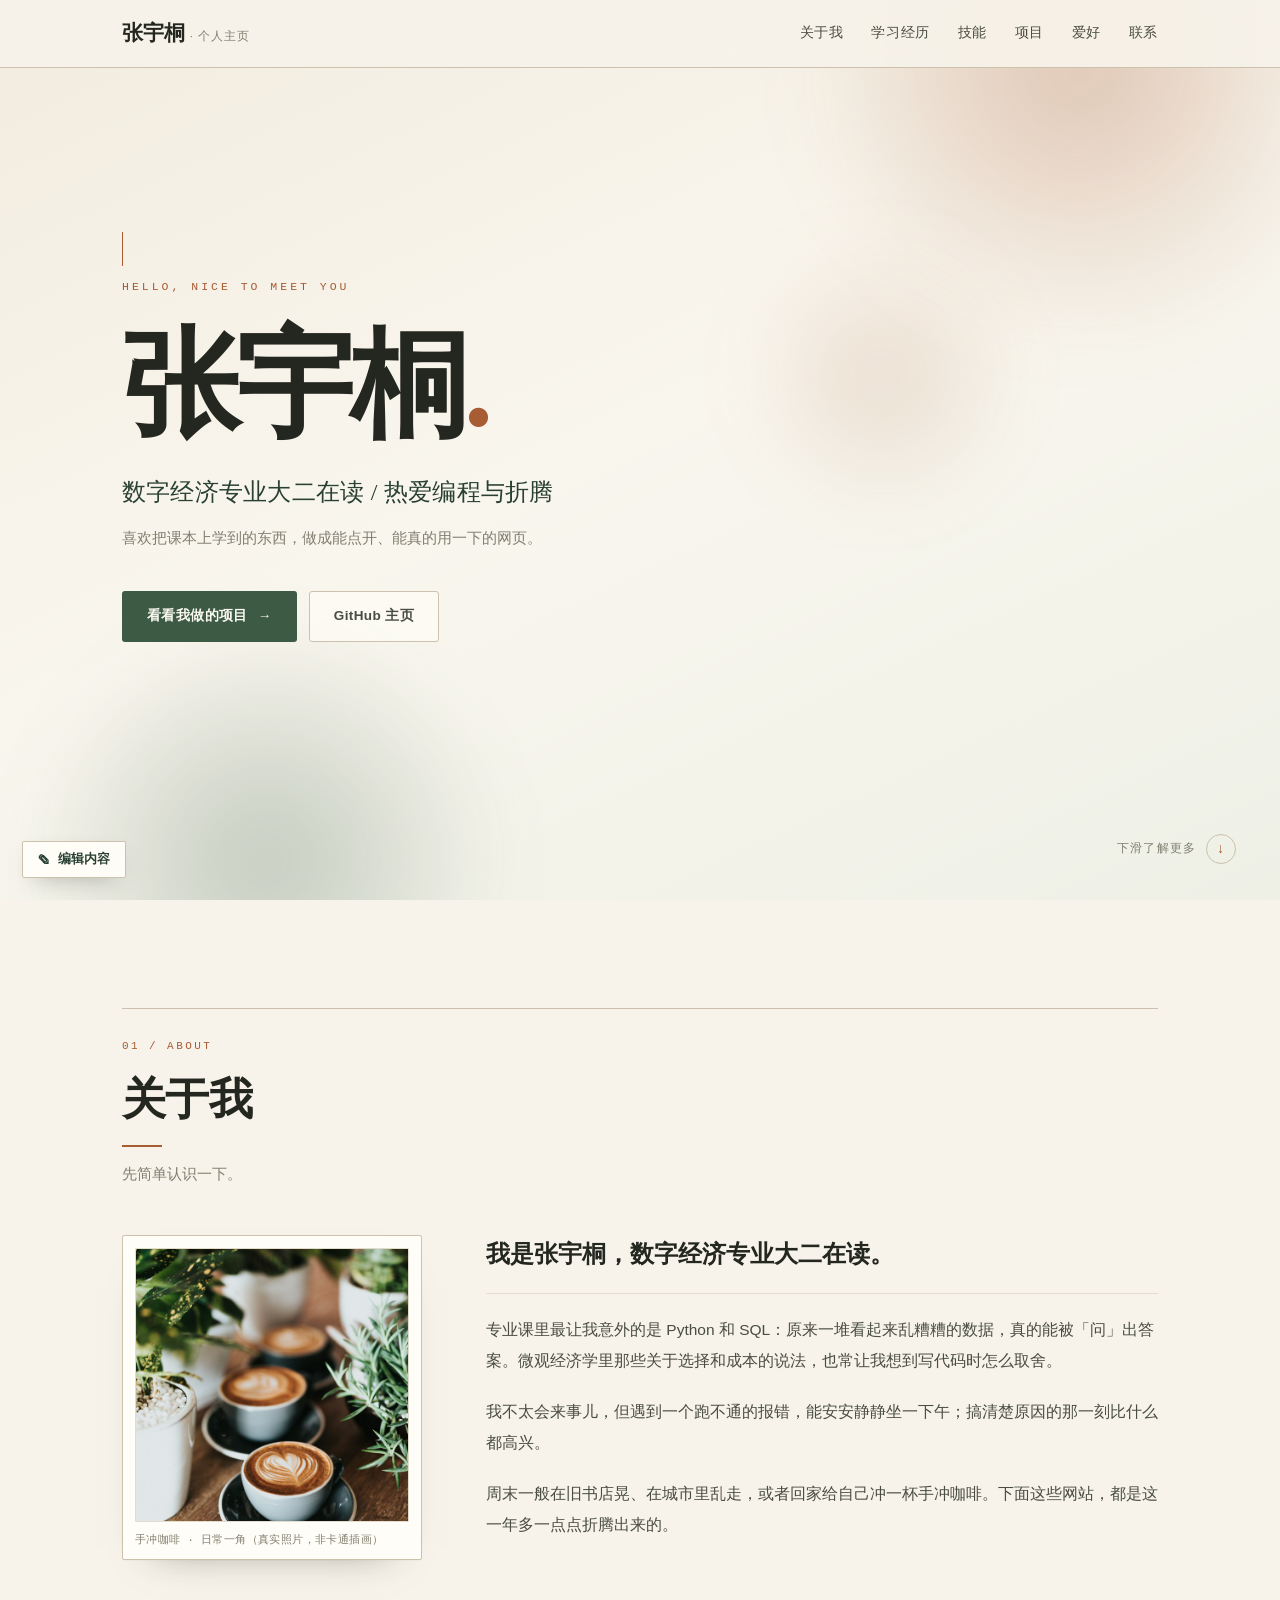
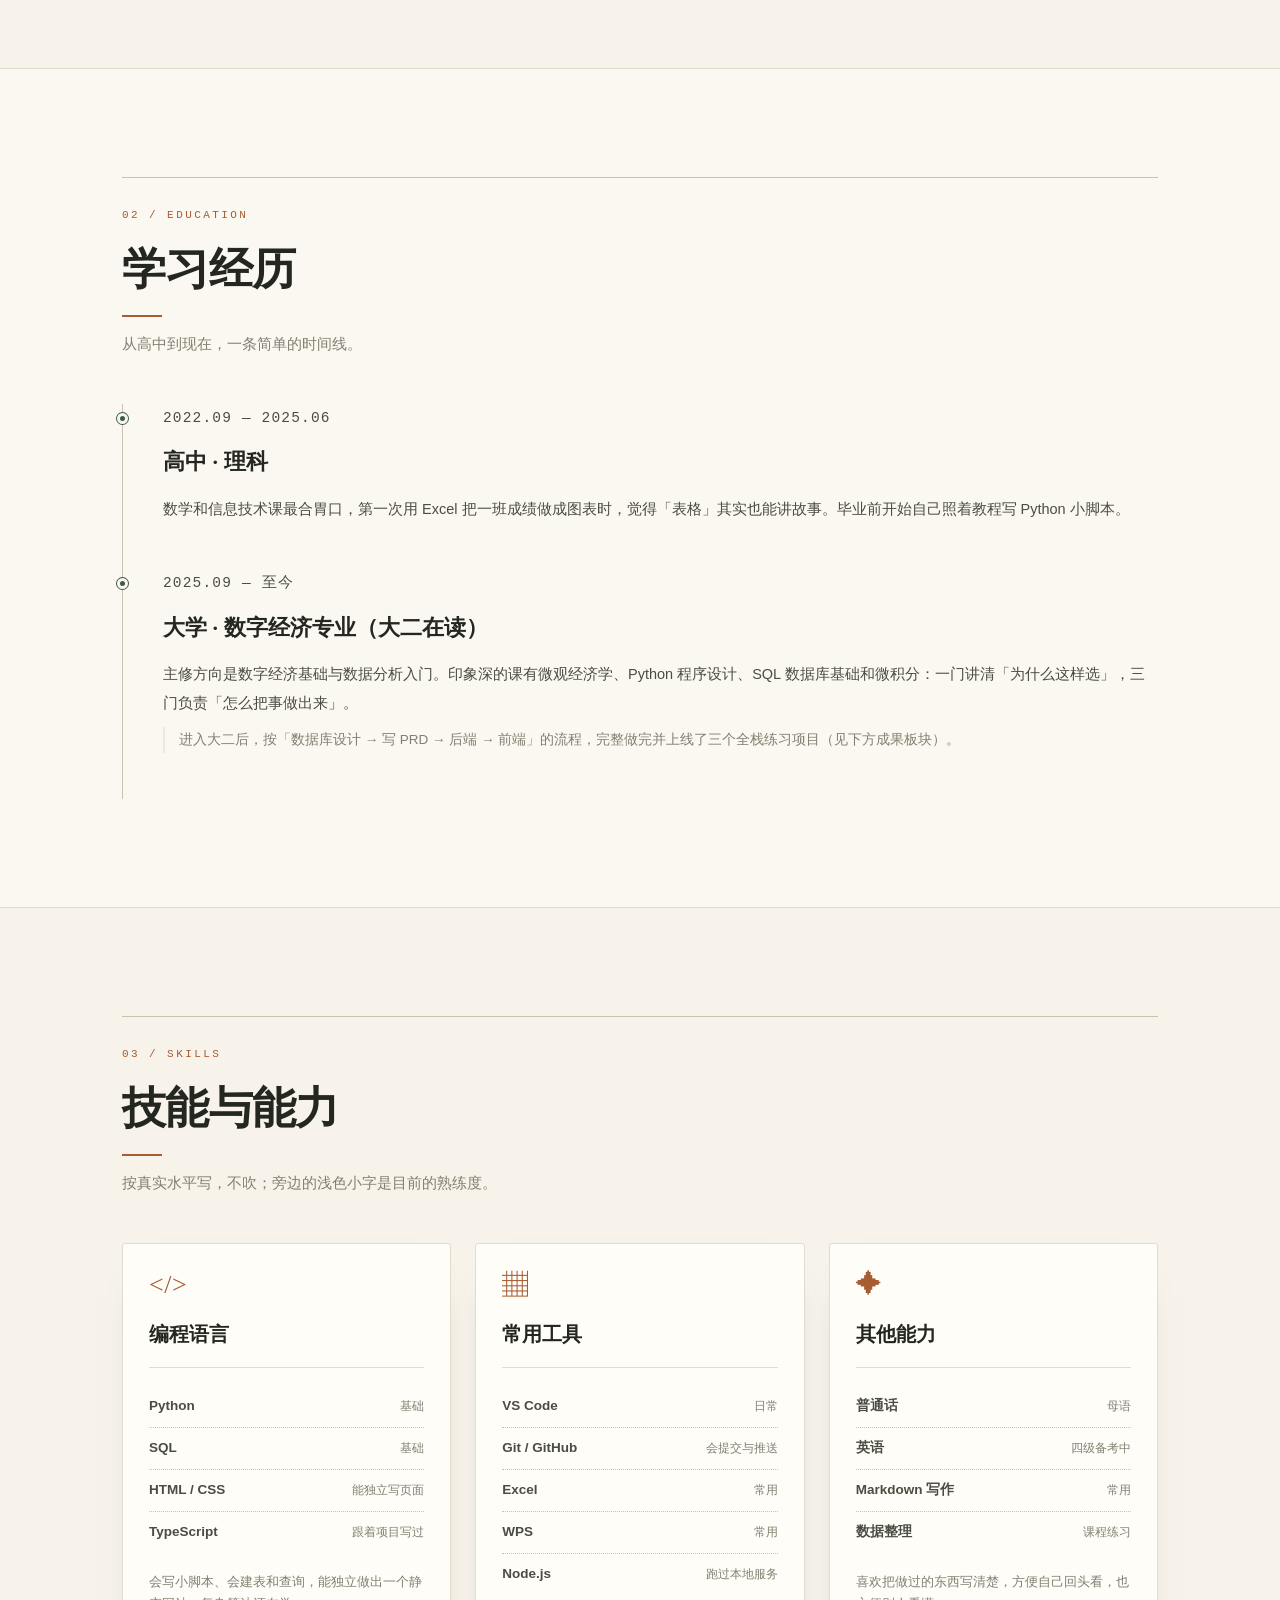
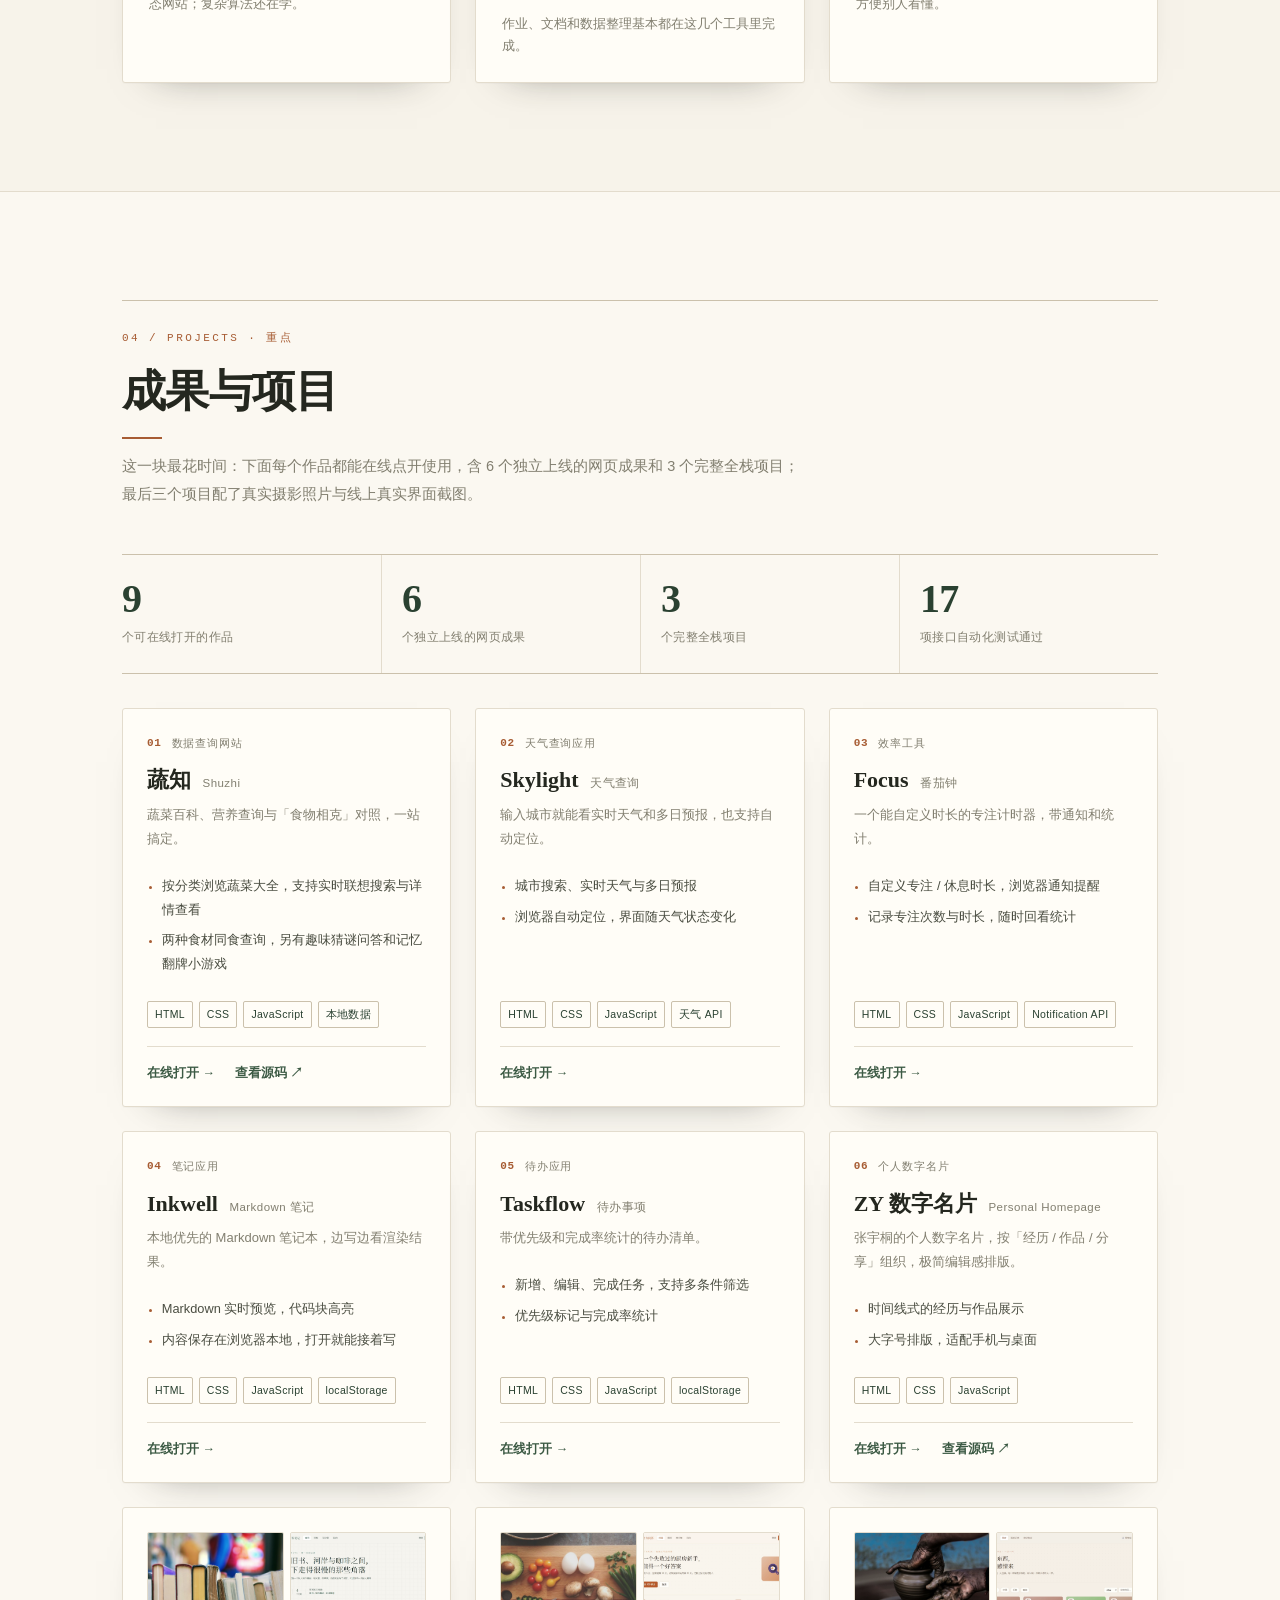
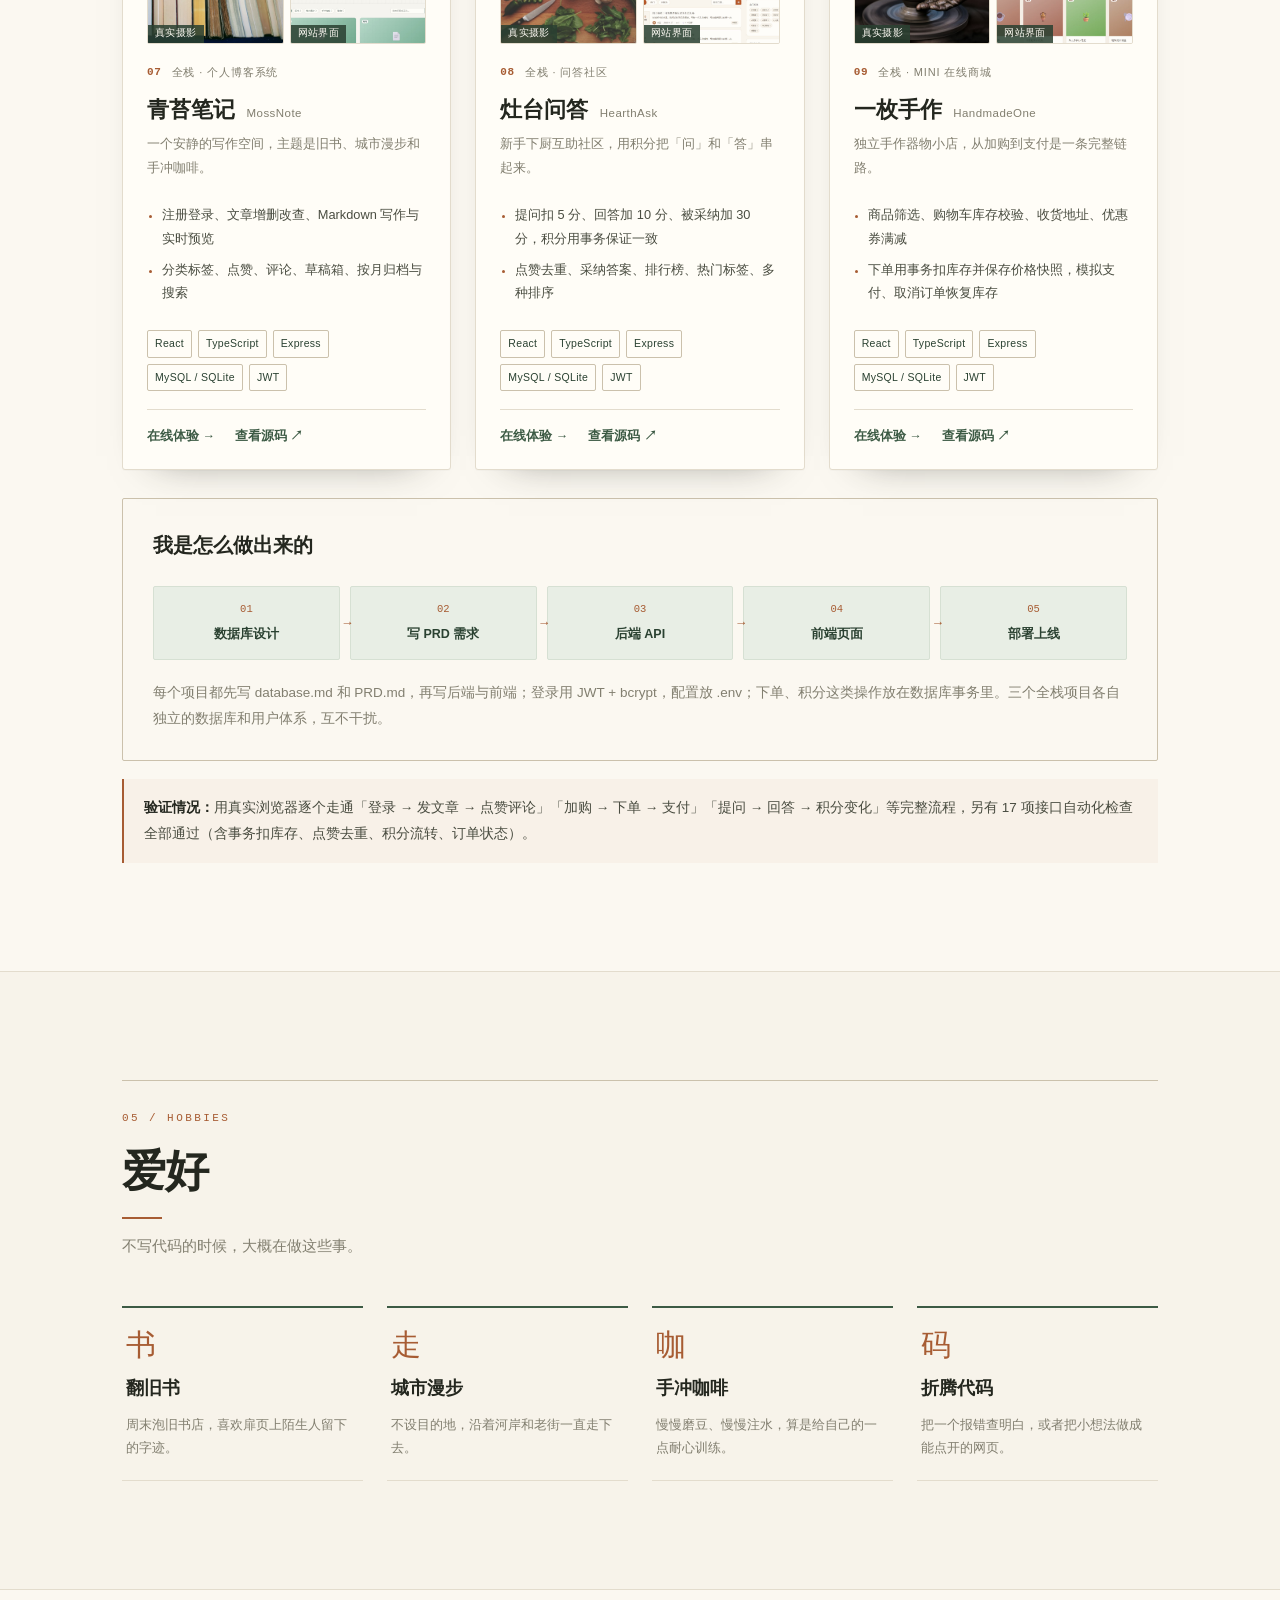
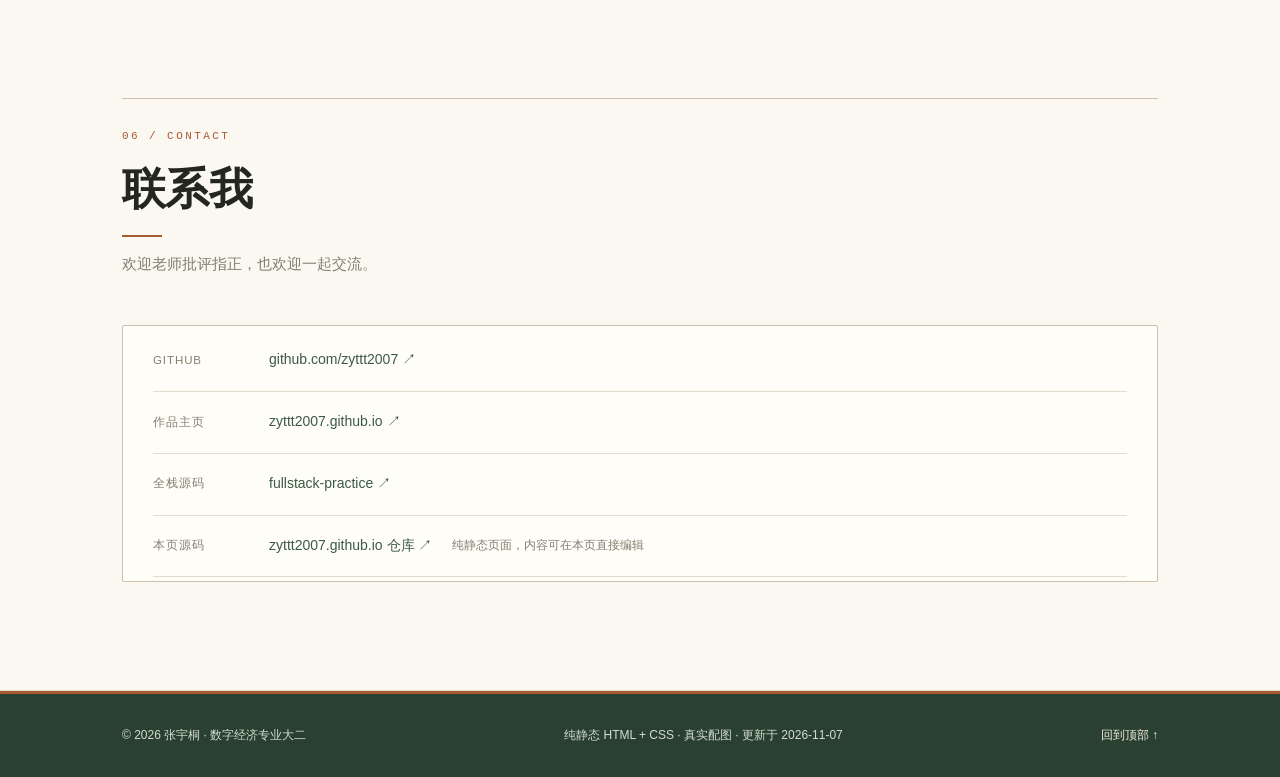
<file: index.html>
<!doctype html>
<html lang="zh-CN">
<head>
<meta charset="utf-8" />
<meta name="viewport" content="width=device-width, initial-scale=1" />
<title>张宇桐 · 个人介绍网站</title>
<meta name="theme-color" content="#f7f3ea" />
<meta name="description" content="数字经济专业大二学生的个人介绍网站：关于我、学习经历、技能、项目成果、爱好与联系方式。" />
<link rel="icon" href="data:image/svg+xml,%3Csvg xmlns='http://www.w3.org/2000/svg' viewBox='0 0 100 100'%3E%3Crect width='100' height='100' rx='6' fill='%233c5a44'/%3E%3Ctext x='50' y='69' font-size='56' font-family='Georgia,serif' fill='%23f7f3ea' text-anchor='middle'%3EZ%3C/text%3E%3C/svg%3E" />
<link rel="stylesheet" href="style.css" />
</head>
<body>

<!--
  ============================================================
  这个页面的所有文字与项目卡片都可以在网页上直接修改、增删、保存。
  左下角「✎ 编辑内容」进入编辑模式，改动自动保存在当前浏览器；
  要让公网所有人都看到新内容，点编辑条上的「导出 index.html」
  再替换仓库里的同名文件即可。
  默认数据同时保存在 site-data.json，可用 python build.py 重建本页。
  ============================================================
-->

<header class="site-header">
  <div class="header-inner">
    <a class="brand" href="#top"><span data-text="name">张宇桐</span><span class="brand-sub"> · 个人主页</span></a>
    <nav class="nav" aria-label="主导航">
      <a href="#about">关于我</a>
      <a href="#education">学习经历</a>
      <a href="#skills">技能</a>
      <a href="#projects">项目</a>
      <a href="#hobbies">爱好</a>
      <a href="#contact">联系</a>
    </nav>
  </div>
</header>

<main>

  <!-- 首屏 -->
  <section class="hero" id="top">
    <div class="hero-bg" aria-hidden="true"><span></span><span></span><span></span></div>
    <div class="hero-inner">
      <p class="hero-kicker">HELLO, NICE TO MEET YOU</p>
      <h1><span data-text="name">张宇桐</span><span class="dot">.</span></h1>
      <p class="hero-sub" data-text="heroSub">数字经济专业大二在读 / 热爱编程与折腾</p>
      <p class="hero-desc" data-text="heroDesc">喜欢把课本上学到的东西，做成能点开、能真的用一下的网页。</p>
      <div class="hero-actions">
        <a class="btn btn-primary" href="#projects">看看我做的项目 <span aria-hidden="true">→</span></a>
        <a class="btn btn-ghost" href="https://github.com/zyttt2007" target="_blank" rel="noreferrer">GitHub 主页</a>
      </div>
    </div>
    <a class="scroll-hint" href="#about">下滑了解更多 <span class="arrow" aria-hidden="true">↓</span></a>
  </section>

  <!-- 关于我 -->
  <section class="section" id="about">
    <div class="wrap">
      <div class="section-head">
        <p class="kicker">01 / ABOUT</p>
        <h2>关于我</h2>
        <p class="section-desc" data-text="aboutDesc">先简单认识一下。</p>
      </div>
      <div class="about-grid">
        <figure class="avatar-card">
          <img class="avatar-photo" src="images/photo-me.jpg"
               alt="手冲咖啡与旧书 · 日常一角的真实照片" />
          <figcaption>手冲咖啡 · 日常一角（真实照片，非卡通插画）</figcaption>
        </figure>
        <div class="about-text" id="about-paragraphs" data-list="about">
          <p>我是张宇桐，数字经济专业大二在读。</p>
          <p>专业课里最让我意外的是 Python 和 SQL：原来一堆看起来乱糟糟的数据，真的能被「问」出答案。微观经济学里那些关于选择和成本的说法，也常让我想到写代码时怎么取舍。</p>
          <p>我不太会来事儿，但遇到一个跑不通的报错，能安安静静坐一下午；搞清楚原因的那一刻比什么都高兴。</p>
          <p>周末一般在旧书店晃、在城市里乱走，或者回家给自己冲一杯手冲咖啡。下面这些网站，都是这一年多一点点折腾出来的。</p>
        </div>
      </div>
    </div>
  </section>

  <!-- 学习经历 -->
  <section class="section section-alt" id="education">
    <div class="wrap">
      <div class="section-head">
        <p class="kicker">02 / EDUCATION</p>
        <h2>学习经历</h2>
        <p class="section-desc" data-text="educationDesc">从高中到现在，一条简单的时间线。</p>
      </div>
      <ol class="timeline" id="timeline" data-list="education">
        <li class="timeline-item">
          <div class="timeline-dot" aria-hidden="true"></div>
          <p class="timeline-date">2022.09 — 2025.06</p>
          <h3>高中 · 理科</h3>
          <p>数学和信息技术课最合胃口，第一次用 Excel 把一班成绩做成图表时，觉得「表格」其实也能讲故事。毕业前开始自己照着教程写 Python 小脚本。</p>
        </li>
        <li class="timeline-item">
          <div class="timeline-dot" aria-hidden="true"></div>
          <p class="timeline-date">2025.09 — 至今</p>
          <h3>大学 · 数字经济专业（大二在读）</h3>
          <p>主修方向是数字经济基础与数据分析入门。印象深的课有微观经济学、Python 程序设计、SQL 数据库基础和微积分：一门讲清「为什么这样选」，三门负责「怎么把事做出来」。</p>
          <p class="timeline-extra">进入大二后，按「数据库设计 → 写 PRD → 后端 → 前端」的流程，完整做完并上线了三个全栈练习项目（见下方成果板块）。</p>
        </li>
      </ol>
    </div>
  </section>

  <!-- 技能 -->
  <section class="section" id="skills">
    <div class="wrap">
      <div class="section-head">
        <p class="kicker">03 / SKILLS</p>
        <h2>技能与能力</h2>
        <p class="section-desc" data-text="skillsDesc">按真实水平写，不吹；旁边的浅色小字是目前的熟练度。</p>
      </div>
      <div class="skill-grid" id="skill-grid" data-list="skills">
        <article class="skill-card">
          <div class="skill-icon" aria-hidden="true">&lt;/&gt;</div>
          <h3>编程语言</h3>
          <ul class="tag-list">
            <li><span>Python</span><em>基础</em></li>
            <li><span>SQL</span><em>基础</em></li>
            <li><span>HTML / CSS</span><em>能独立写页面</em></li>
            <li><span>TypeScript</span><em>跟着项目写过</em></li>
          </ul>
          <p class="skill-note">会写小脚本、会建表和查询，能独立做出一个静态网站；复杂算法还在学。</p>
        </article>
        <article class="skill-card">
          <div class="skill-icon" aria-hidden="true">▦</div>
          <h3>常用工具</h3>
          <ul class="tag-list">
            <li><span>VS Code</span><em>日常</em></li>
            <li><span>Git / GitHub</span><em>会提交与推送</em></li>
            <li><span>Excel</span><em>常用</em></li>
            <li><span>WPS</span><em>常用</em></li>
            <li><span>Node.js</span><em>跑过本地服务</em></li>
          </ul>
          <p class="skill-note">作业、文档和数据整理基本都在这几个工具里完成。</p>
        </article>
        <article class="skill-card">
          <div class="skill-icon" aria-hidden="true">✦</div>
          <h3>其他能力</h3>
          <ul class="tag-list">
            <li><span>普通话</span><em>母语</em></li>
            <li><span>英语</span><em>四级备考中</em></li>
            <li><span>Markdown 写作</span><em>常用</em></li>
            <li><span>数据整理</span><em>课程练习</em></li>
          </ul>
          <p class="skill-note">喜欢把做过的东西写清楚，方便自己回头看，也方便别人看懂。</p>
        </article>
      </div>
    </div>
  </section>

  <!-- 成果与项目（重点） -->
  <section class="section section-alt" id="projects">
    <div class="wrap">
      <div class="section-head">
        <p class="kicker">04 / PROJECTS · 重点</p>
        <h2>成果与项目</h2>
        <p class="section-desc" data-text="projectsDesc">这一块最花时间：下面每个作品都能在线点开使用，含 6 个独立上线的网页成果和 3 个完整全栈项目；最后三个项目配了真实摄影照片与线上真实界面截图。</p>
      </div>

      <div class="stats" id="stats" data-list="stats" aria-label="项目数据概览">
        <div class="stat"><b>9</b><span>个可在线打开的作品</span></div>
        <div class="stat"><b>6</b><span>个独立上线的网页成果</span></div>
        <div class="stat"><b>3</b><span>个完整全栈项目</span></div>
        <div class="stat"><b>17</b><span>项接口自动化测试通过</span></div>
      </div>

      <div class="project-grid" id="project-grid" data-list="projects">
        <article class="project-card">

          <div class="project-top">
            <span class="project-no">01</span>
            <span class="project-kind">数据查询网站</span>
          </div>
          <h3>蔬知 <span>Shuzhi</span></h3>
          <p class="project-desc">蔬菜百科、营养查询与「食物相克」对照，一站搞定。</p>
          <ul class="feature-list"><li>按分类浏览蔬菜大全，支持实时联想搜索与详情查看</li><li>两种食材同食查询，另有趣味猜谜问答和记忆翻牌小游戏</li></ul>
          <div class="tech-row"><span>HTML</span><span>CSS</span><span>JavaScript</span><span>本地数据</span></div>
          <div class="project-links"><a href="https://zyttt2007.github.io/shuzhi/" target="_blank" rel="noreferrer">在线打开 →</a><a href="https://github.com/zyttt2007/shuzhi" target="_blank" rel="noreferrer">查看源码 ↗</a></div>
        </article>
        <article class="project-card">

          <div class="project-top">
            <span class="project-no">02</span>
            <span class="project-kind">天气查询应用</span>
          </div>
          <h3>Skylight <span>天气查询</span></h3>
          <p class="project-desc">输入城市就能看实时天气和多日预报，也支持自动定位。</p>
          <ul class="feature-list"><li>城市搜索、实时天气与多日预报</li><li>浏览器自动定位，界面随天气状态变化</li></ul>
          <div class="tech-row"><span>HTML</span><span>CSS</span><span>JavaScript</span><span>天气 API</span></div>
          <div class="project-links"><a href="https://yizhou-weather-1025.netlify.app" target="_blank" rel="noreferrer">在线打开 →</a></div>
        </article>
        <article class="project-card">

          <div class="project-top">
            <span class="project-no">03</span>
            <span class="project-kind">效率工具</span>
          </div>
          <h3>Focus <span>番茄钟</span></h3>
          <p class="project-desc">一个能自定义时长的专注计时器，带通知和统计。</p>
          <ul class="feature-list"><li>自定义专注 / 休息时长，浏览器通知提醒</li><li>记录专注次数与时长，随时回看统计</li></ul>
          <div class="tech-row"><span>HTML</span><span>CSS</span><span>JavaScript</span><span>Notification API</span></div>
          <div class="project-links"><a href="https://yizhou-pomodoro-1025.netlify.app" target="_blank" rel="noreferrer">在线打开 →</a></div>
        </article>
        <article class="project-card">

          <div class="project-top">
            <span class="project-no">04</span>
            <span class="project-kind">笔记应用</span>
          </div>
          <h3>Inkwell <span>Markdown 笔记</span></h3>
          <p class="project-desc">本地优先的 Markdown 笔记本，边写边看渲染结果。</p>
          <ul class="feature-list"><li>Markdown 实时预览，代码块高亮</li><li>内容保存在浏览器本地，打开就能接着写</li></ul>
          <div class="tech-row"><span>HTML</span><span>CSS</span><span>JavaScript</span><span>localStorage</span></div>
          <div class="project-links"><a href="https://yizhou-notes-1025.netlify.app" target="_blank" rel="noreferrer">在线打开 →</a></div>
        </article>
        <article class="project-card">

          <div class="project-top">
            <span class="project-no">05</span>
            <span class="project-kind">待办应用</span>
          </div>
          <h3>Taskflow <span>待办事项</span></h3>
          <p class="project-desc">带优先级和完成率统计的待办清单。</p>
          <ul class="feature-list"><li>新增、编辑、完成任务，支持多条件筛选</li><li>优先级标记与完成率统计</li></ul>
          <div class="tech-row"><span>HTML</span><span>CSS</span><span>JavaScript</span><span>localStorage</span></div>
          <div class="project-links"><a href="https://yizhou-todo-1025.netlify.app" target="_blank" rel="noreferrer">在线打开 →</a></div>
        </article>
        <article class="project-card">

          <div class="project-top">
            <span class="project-no">06</span>
            <span class="project-kind">个人数字名片</span>
          </div>
          <h3>ZY 数字名片 <span>Personal Homepage</span></h3>
          <p class="project-desc">张宇桐的个人数字名片，按「经历 / 作品 / 分享」组织，极简编辑感排版。</p>
          <ul class="feature-list"><li>时间线式的经历与作品展示</li><li>大字号排版，适配手机与桌面</li></ul>
          <div class="tech-row"><span>HTML</span><span>CSS</span><span>JavaScript</span></div>
          <div class="project-links"><a href="https://zyttt2007.github.io/zy-homepage/" target="_blank" rel="noreferrer">在线打开 →</a><a href="https://github.com/zyttt2007/zy-homepage" target="_blank" rel="noreferrer">查看源码 ↗</a></div>
        </article>
        <article class="project-card">

          <div class="project-media"><a class="media-photo" href="https://fullstack-projects.app.workbuddy.host/blog/?sharecode=G66VMBWKQ5" target="_blank" rel="noreferrer" title="真实摄影配图"><img src="images/photo-blog.jpg" alt="青苔笔记 主题真实摄影照片" loading="eager" /><span class="media-cap">真实摄影</span></a><a class="media-shot" href="https://fullstack-projects.app.workbuddy.host/blog/?sharecode=G66VMBWKQ5" target="_blank" rel="noreferrer" title="线上真实界面截图"><img src="images/img-blog.jpg" alt="青苔笔记 网站真实界面截图" loading="eager" /><span class="media-cap">网站界面</span></a></div>
          <div class="project-top">
            <span class="project-no">07</span>
            <span class="project-kind">全栈 · 个人博客系统</span>
          </div>
          <h3>青苔笔记 <span>MossNote</span></h3>
          <p class="project-desc">一个安静的写作空间，主题是旧书、城市漫步和手冲咖啡。</p>
          <ul class="feature-list"><li>注册登录、文章增删改查、Markdown 写作与实时预览</li><li>分类标签、点赞、评论、草稿箱、按月归档与搜索</li></ul>
          <div class="tech-row"><span>React</span><span>TypeScript</span><span>Express</span><span>MySQL / SQLite</span><span>JWT</span></div>
          <div class="project-links"><a href="https://fullstack-projects.app.workbuddy.host/blog/?sharecode=G66VMBWKQ5" target="_blank" rel="noreferrer">在线体验 →</a><a href="https://github.com/zyttt2007/fullstack-practice" target="_blank" rel="noreferrer">查看源码 ↗</a></div>
        </article>
        <article class="project-card">

          <div class="project-media"><a class="media-photo" href="https://fullstack-projects.app.workbuddy.host/community/?sharecode=G66VMBWKQ5" target="_blank" rel="noreferrer" title="真实摄影配图"><img src="images/photo-community.jpg" alt="灶台问答 主题真实摄影照片" loading="eager" /><span class="media-cap">真实摄影</span></a><a class="media-shot" href="https://fullstack-projects.app.workbuddy.host/community/?sharecode=G66VMBWKQ5" target="_blank" rel="noreferrer" title="线上真实界面截图"><img src="images/img-community.jpg" alt="灶台问答 网站真实界面截图" loading="eager" /><span class="media-cap">网站界面</span></a></div>
          <div class="project-top">
            <span class="project-no">08</span>
            <span class="project-kind">全栈 · 问答社区</span>
          </div>
          <h3>灶台问答 <span>HearthAsk</span></h3>
          <p class="project-desc">新手下厨互助社区，用积分把「问」和「答」串起来。</p>
          <ul class="feature-list"><li>提问扣 5 分、回答加 10 分、被采纳加 30 分，积分用事务保证一致</li><li>点赞去重、采纳答案、排行榜、热门标签、多种排序</li></ul>
          <div class="tech-row"><span>React</span><span>TypeScript</span><span>Express</span><span>MySQL / SQLite</span><span>JWT</span></div>
          <div class="project-links"><a href="https://fullstack-projects.app.workbuddy.host/community/?sharecode=G66VMBWKQ5" target="_blank" rel="noreferrer">在线体验 →</a><a href="https://github.com/zyttt2007/fullstack-practice" target="_blank" rel="noreferrer">查看源码 ↗</a></div>
        </article>
        <article class="project-card">

          <div class="project-media"><a class="media-photo" href="https://fullstack-projects.app.workbuddy.host/shop/?sharecode=G66VMBWKQ5" target="_blank" rel="noreferrer" title="真实摄影配图"><img src="images/photo-shop.jpg" alt="一枚手作 主题真实摄影照片" loading="eager" /><span class="media-cap">真实摄影</span></a><a class="media-shot" href="https://fullstack-projects.app.workbuddy.host/shop/?sharecode=G66VMBWKQ5" target="_blank" rel="noreferrer" title="线上真实界面截图"><img src="images/img-shop.jpg" alt="一枚手作 网站真实界面截图" loading="eager" /><span class="media-cap">网站界面</span></a></div>
          <div class="project-top">
            <span class="project-no">09</span>
            <span class="project-kind">全栈 · Mini 在线商城</span>
          </div>
          <h3>一枚手作 <span>HandmadeOne</span></h3>
          <p class="project-desc">独立手作器物小店，从加购到支付是一条完整链路。</p>
          <ul class="feature-list"><li>商品筛选、购物车库存校验、收货地址、优惠券满减</li><li>下单用事务扣库存并保存价格快照，模拟支付、取消订单恢复库存</li></ul>
          <div class="tech-row"><span>React</span><span>TypeScript</span><span>Express</span><span>MySQL / SQLite</span><span>JWT</span></div>
          <div class="project-links"><a href="https://fullstack-projects.app.workbuddy.host/shop/?sharecode=G66VMBWKQ5" target="_blank" rel="noreferrer">在线体验 →</a><a href="https://github.com/zyttt2007/fullstack-practice" target="_blank" rel="noreferrer">查看源码 ↗</a></div>
        </article>
      </div>

      <div class="process">
        <h3 data-text="processTitle">我是怎么做出来的</h3>
        <ol class="flow">
          <li><b>01</b><span>数据库设计</span></li>
          <li><b>02</b><span>写 PRD 需求</span></li>
          <li><b>03</b><span>后端 API</span></li>
          <li><b>04</b><span>前端页面</span></li>
          <li><b>05</b><span>部署上线</span></li>
        </ol>
        <p data-text="processText">每个项目都先写 database.md 和 PRD.md，再写后端与前端；登录用 JWT + bcrypt，配置放 .env；下单、积分这类操作放在数据库事务里。三个全栈项目各自独立的数据库和用户体系，互不干扰。</p>
      </div>

      <div class="verify-note">
        <strong>验证情况：</strong><span data-text="verifyText">用真实浏览器逐个走通「登录 → 发文章 → 点赞评论」「加购 → 下单 → 支付」「提问 → 回答 → 积分变化」等完整流程，另有 17 项接口自动化检查全部通过（含事务扣库存、点赞去重、积分流转、订单状态）。</span>
      </div>
    </div>
  </section>

  <!-- 爱好 -->
  <section class="section" id="hobbies">
    <div class="wrap">
      <div class="section-head">
        <p class="kicker">05 / HOBBIES</p>
        <h2>爱好</h2>
        <p class="section-desc" data-text="hobbiesDesc">不写代码的时候，大概在做这些事。</p>
      </div>
      <div class="hobby-grid" id="hobby-grid" data-list="hobbies">
        <div class="hobby"><span class="hobby-mark">书</span><h3>翻旧书</h3><p>周末泡旧书店，喜欢扉页上陌生人留下的字迹。</p></div>
        <div class="hobby"><span class="hobby-mark">走</span><h3>城市漫步</h3><p>不设目的地，沿着河岸和老街一直走下去。</p></div>
        <div class="hobby"><span class="hobby-mark">咖</span><h3>手冲咖啡</h3><p>慢慢磨豆、慢慢注水，算是给自己的一点耐心训练。</p></div>
        <div class="hobby"><span class="hobby-mark">码</span><h3>折腾代码</h3><p>把一个报错查明白，或者把小想法做成能点开的网页。</p></div>
      </div>
    </div>
  </section>

  <!-- 联系 -->
  <section class="section section-alt" id="contact">
    <div class="wrap">
      <div class="section-head">
        <p class="kicker">06 / CONTACT</p>
        <h2>联系我</h2>
        <p class="section-desc" data-text="contactDesc">欢迎老师批评指正，也欢迎一起交流。</p>
      </div>
      <div class="contact-card" id="contact-card" data-list="contacts">
        <div class="contact-line"><span class="contact-label">GitHub</span><a href="https://github.com/zyttt2007" target="_blank" rel="noreferrer">github.com/zyttt2007 ↗</a></div>
        <div class="contact-line"><span class="contact-label">作品主页</span><a href="https://zyttt2007.github.io/" target="_blank" rel="noreferrer">zyttt2007.github.io ↗</a></div>
        <div class="contact-line"><span class="contact-label">全栈源码</span><a href="https://github.com/zyttt2007/fullstack-practice" target="_blank" rel="noreferrer">fullstack-practice ↗</a></div>
        <div class="contact-line"><span class="contact-label">本页源码</span><a href="https://github.com/zyttt2007/zyttt2007.github.io" target="_blank" rel="noreferrer">zyttt2007.github.io 仓库 ↗</a><small>纯静态页面，内容可在本页直接编辑</small></div>
      </div>
    </div>
  </section>

</main>

<footer class="site-footer">
  <div class="wrap footer-inner">
    <span data-text="footerLeft">© 2026 张宇桐 · 数字经济专业大二</span>
    <span data-text="footerRight">纯静态 HTML + CSS · 真实配图 · 更新于 2026-11-07</span>
    <a href="#top">回到顶部 ↑</a>
  </div>
</footer>

<script id="site-data" type="application/json">{"version":3,"name":"张宇桐","heroSub":"数字经济专业大二在读 / 热爱编程与折腾","heroDesc":"喜欢把课本上学到的东西，做成能点开、能真的用一下的网页。","aboutDesc":"先简单认识一下。","about":["我是张宇桐，数字经济专业大二在读。","专业课里最让我意外的是 Python 和 SQL：原来一堆看起来乱糟糟的数据，真的能被「问」出答案。微观经济学里那些关于选择和成本的说法，也常让我想到写代码时怎么取舍。","我不太会来事儿，但遇到一个跑不通的报错，能安安静静坐一下午；搞清楚原因的那一刻比什么都高兴。","周末一般在旧书店晃、在城市里乱走，或者回家给自己冲一杯手冲咖啡。下面这些网站，都是这一年多一点点折腾出来的。"],"educationDesc":"从高中到现在，一条简单的时间线。","education":[{"date":"2022.09 — 2025.06","title":"高中 · 理科","desc":"数学和信息技术课最合胃口，第一次用 Excel 把一班成绩做成图表时，觉得「表格」其实也能讲故事。毕业前开始自己照着教程写 Python 小脚本。","extra":""},{"date":"2025.09 — 至今","title":"大学 · 数字经济专业（大二在读）","desc":"主修方向是数字经济基础与数据分析入门。印象深的课有微观经济学、Python 程序设计、SQL 数据库基础和微积分：一门讲清「为什么这样选」，三门负责「怎么把事做出来」。","extra":"进入大二后，按「数据库设计 → 写 PRD → 后端 → 前端」的流程，完整做完并上线了三个全栈练习项目（见下方成果板块）。"}],"skillsDesc":"按真实水平写，不吹；旁边的浅色小字是目前的熟练度。","skills":[{"icon":"<\/>","title":"编程语言","tags":[["Python","基础"],["SQL","基础"],["HTML / CSS","能独立写页面"],["TypeScript","跟着项目写过"]],"note":"会写小脚本、会建表和查询，能独立做出一个静态网站；复杂算法还在学。"},{"icon":"▦","title":"常用工具","tags":[["VS Code","日常"],["Git / GitHub","会提交与推送"],["Excel","常用"],["WPS","常用"],["Node.js","跑过本地服务"]],"note":"作业、文档和数据整理基本都在这几个工具里完成。"},{"icon":"✦","title":"其他能力","tags":[["普通话","母语"],["英语","四级备考中"],["Markdown 写作","常用"],["数据整理","课程练习"]],"note":"喜欢把做过的东西写清楚，方便自己回头看，也方便别人看懂。"}],"projectsDesc":"这一块最花时间：下面每个作品都能在线点开使用，含 6 个独立上线的网页成果和 3 个完整全栈项目；最后三个项目配了真实摄影照片与线上真实界面截图。","stats":[["9","个可在线打开的作品"],["6","个独立上线的网页成果"],["3","个完整全栈项目"],["17","项接口自动化测试通过"]],"projects":[{"kind":"数据查询网站","name":"蔬知","en":"Shuzhi","desc":"蔬菜百科、营养查询与「食物相克」对照，一站搞定。","features":["按分类浏览蔬菜大全，支持实时联想搜索与详情查看","两种食材同食查询，另有趣味猜谜问答和记忆翻牌小游戏"],"tech":["HTML","CSS","JavaScript","本地数据"],"links":[{"label":"在线打开 →","url":"https://zyttt2007.github.io/shuzhi/"},{"label":"查看源码 ↗","url":"https://github.com/zyttt2007/shuzhi"}]},{"kind":"天气查询应用","name":"Skylight","en":"天气查询","desc":"输入城市就能看实时天气和多日预报，也支持自动定位。","features":["城市搜索、实时天气与多日预报","浏览器自动定位，界面随天气状态变化"],"tech":["HTML","CSS","JavaScript","天气 API"],"links":[{"label":"在线打开 →","url":"https://yizhou-weather-1025.netlify.app"}]},{"kind":"效率工具","name":"Focus","en":"番茄钟","desc":"一个能自定义时长的专注计时器，带通知和统计。","features":["自定义专注 / 休息时长，浏览器通知提醒","记录专注次数与时长，随时回看统计"],"tech":["HTML","CSS","JavaScript","Notification API"],"links":[{"label":"在线打开 →","url":"https://yizhou-pomodoro-1025.netlify.app"}]},{"kind":"笔记应用","name":"Inkwell","en":"Markdown 笔记","desc":"本地优先的 Markdown 笔记本，边写边看渲染结果。","features":["Markdown 实时预览，代码块高亮","内容保存在浏览器本地，打开就能接着写"],"tech":["HTML","CSS","JavaScript","localStorage"],"links":[{"label":"在线打开 →","url":"https://yizhou-notes-1025.netlify.app"}]},{"kind":"待办应用","name":"Taskflow","en":"待办事项","desc":"带优先级和完成率统计的待办清单。","features":["新增、编辑、完成任务，支持多条件筛选","优先级标记与完成率统计"],"tech":["HTML","CSS","JavaScript","localStorage"],"links":[{"label":"在线打开 →","url":"https://yizhou-todo-1025.netlify.app"}]},{"kind":"个人数字名片","name":"ZY 数字名片","en":"Personal Homepage","desc":"张宇桐的个人数字名片，按「经历 / 作品 / 分享」组织，极简编辑感排版。","features":["时间线式的经历与作品展示","大字号排版，适配手机与桌面"],"tech":["HTML","CSS","JavaScript"],"links":[{"label":"在线打开 →","url":"https://zyttt2007.github.io/zy-homepage/"},{"label":"查看源码 ↗","url":"https://github.com/zyttt2007/zy-homepage"}]},{"kind":"全栈 · 个人博客系统","image":"images/img-blog.jpg","name":"青苔笔记","en":"MossNote","desc":"一个安静的写作空间，主题是旧书、城市漫步和手冲咖啡。","features":["注册登录、文章增删改查、Markdown 写作与实时预览","分类标签、点赞、评论、草稿箱、按月归档与搜索"],"tech":["React","TypeScript","Express","MySQL / SQLite","JWT"],"links":[{"label":"在线体验 →","url":"https://fullstack-projects.app.workbuddy.host/blog/?sharecode=G66VMBWKQ5"},{"label":"查看源码 ↗","url":"https://github.com/zyttt2007/fullstack-practice"}],"photo":"images/photo-blog.jpg"},{"kind":"全栈 · 问答社区","image":"images/img-community.jpg","name":"灶台问答","en":"HearthAsk","desc":"新手下厨互助社区，用积分把「问」和「答」串起来。","features":["提问扣 5 分、回答加 10 分、被采纳加 30 分，积分用事务保证一致","点赞去重、采纳答案、排行榜、热门标签、多种排序"],"tech":["React","TypeScript","Express","MySQL / SQLite","JWT"],"links":[{"label":"在线体验 →","url":"https://fullstack-projects.app.workbuddy.host/community/?sharecode=G66VMBWKQ5"},{"label":"查看源码 ↗","url":"https://github.com/zyttt2007/fullstack-practice"}],"photo":"images/photo-community.jpg"},{"kind":"全栈 · Mini 在线商城","image":"images/img-shop.jpg","name":"一枚手作","en":"HandmadeOne","desc":"独立手作器物小店，从加购到支付是一条完整链路。","features":["商品筛选、购物车库存校验、收货地址、优惠券满减","下单用事务扣库存并保存价格快照，模拟支付、取消订单恢复库存"],"tech":["React","TypeScript","Express","MySQL / SQLite","JWT"],"links":[{"label":"在线体验 →","url":"https://fullstack-projects.app.workbuddy.host/shop/?sharecode=G66VMBWKQ5"},{"label":"查看源码 ↗","url":"https://github.com/zyttt2007/fullstack-practice"}],"photo":"images/photo-shop.jpg"}],"processTitle":"我是怎么做出来的","processText":"每个项目都先写 database.md 和 PRD.md，再写后端与前端；登录用 JWT + bcrypt，配置放 .env；下单、积分这类操作放在数据库事务里。三个全栈项目各自独立的数据库和用户体系，互不干扰。","verifyText":"用真实浏览器逐个走通「登录 → 发文章 → 点赞评论」「加购 → 下单 → 支付」「提问 → 回答 → 积分变化」等完整流程，另有 17 项接口自动化检查全部通过（含事务扣库存、点赞去重、积分流转、订单状态）。","hobbiesDesc":"不写代码的时候，大概在做这些事。","hobbies":[{"mark":"书","title":"翻旧书","desc":"周末泡旧书店，喜欢扉页上陌生人留下的字迹。"},{"mark":"走","title":"城市漫步","desc":"不设目的地，沿着河岸和老街一直走下去。"},{"mark":"咖","title":"手冲咖啡","desc":"慢慢磨豆、慢慢注水，算是给自己的一点耐心训练。"},{"mark":"码","title":"折腾代码","desc":"把一个报错查明白，或者把小想法做成能点开的网页。"}],"contactDesc":"欢迎老师批评指正，也欢迎一起交流。","contacts":[{"label":"GitHub","text":"github.com/zyttt2007 ↗","url":"https://github.com/zyttt2007","note":""},{"label":"作品主页","text":"zyttt2007.github.io ↗","url":"https://zyttt2007.github.io/","note":""},{"label":"全栈源码","text":"fullstack-practice ↗","url":"https://github.com/zyttt2007/fullstack-practice","note":""},{"label":"本页源码","text":"zyttt2007.github.io 仓库 ↗","url":"https://github.com/zyttt2007/zyttt2007.github.io","note":"纯静态页面，内容可在本页直接编辑"}],"footerLeft":"© 2026 张宇桐 · 数字经济专业大二","footerRight":"纯静态 HTML + CSS · 真实配图 · 更新于 2026-11-07"}</script>
<script src="editor.js" defer></script>
<script src="motion.js" defer></script>
</body>
</html>
</file>
<file: style.css>
/* 个人介绍网站 · editorial 编辑排版
   米白纸底 + 赭石 / 墨绿双色，衬线大标题 + 无衬线正文。
   卡片圆角克制、留白充足；编辑器样式在文件末尾。 */
:root{
  --paper:#f7f3ea;
  --paper-2:#fbf8f1;
  --card:#fffdf7;
  --ink:#24271f;
  --ink-2:#4a4d41;
  --muted:#827f70;
  --line:#e3dccd;
  --line-strong:#cbc1ac;
  --moss:#3c5a44;
  --moss-deep:#2a4131;
  --moss-soft:#e8eee5;
  --clay:#a75c33;
  --clay-soft:#f3e7dc;
  --serif:Georgia,"Times New Roman","Source Han Serif SC","Noto Serif CJK SC","Songti SC","STSong","SimSun",serif;
  --sans:-apple-system,BlinkMacSystemFont,"Segoe UI","PingFang SC","Hiragino Sans GB","Microsoft YaHei",sans-serif;
  --mono:"SFMono-Regular",Consolas,"Courier New",monospace;
  --gap:24px;
  --shadow:0 1px 0 rgba(36,39,31,.02), 0 20px 40px -34px rgba(36,39,31,.6);
}

*{box-sizing:border-box}
html{scroll-behavior:smooth; -webkit-text-size-adjust:100%}
body{
  margin:0; background:var(--paper); color:var(--ink);
  font-family:var(--sans); font-size:16px; line-height:1.85;
  -webkit-font-smoothing:antialiased; text-rendering:optimizeLegibility;
}
a{color:inherit}
img,svg{max-width:100%}
::selection{background:rgba(167,92,51,.2)}
section[id],main[id]{scroll-margin-top:76px}
a:focus-visible{outline:2px solid var(--clay); outline-offset:4px}

.wrap{max-width:1100px; margin:0 auto; padding:0 32px}

/* ---------- 固定导航：细线刊头 ---------- */
.site-header{
  position:fixed; top:0; left:0; right:0; z-index:100; height:68px;
  background:rgba(247,243,234,.93); backdrop-filter:saturate(140%) blur(10px);
  border-bottom:1px solid var(--line-strong);
}
.header-inner{
  max-width:1100px; height:100%; margin:0 auto; padding:0 32px;
  display:flex; align-items:center; justify-content:space-between; gap:20px;
}
.brand{
  font-family:var(--serif); font-size:21px; font-weight:700; letter-spacing:.01em;
  text-decoration:none; white-space:nowrap; color:var(--ink);
}
.brand-sub{font-family:var(--sans); font-size:11.5px; font-weight:400; color:var(--muted); letter-spacing:.08em}
.nav{display:flex; align-items:center; gap:28px; font-size:13.5px}
.nav a{
  position:relative; text-decoration:none; color:var(--ink-2); white-space:nowrap;
  padding:6px 0; letter-spacing:.04em; transition:color .18s;
}
.nav a::after{
  content:""; position:absolute; left:0; right:0; bottom:2px; height:1px;
  background:var(--clay); transform:scaleX(0); transform-origin:left; transition:transform .22s;
}
.nav a:hover{color:var(--clay)}
.nav a:hover::after{transform:scaleX(1)}

/* ---------- 首屏：米白渐变 + 缓慢浮动光斑 ---------- */
.hero{
  position:relative; min-height:100vh; display:flex; align-items:center; overflow:hidden;
  background:linear-gradient(155deg,#f2ecdf 0%,#f9f6ee 48%,#eef0e6 100%);
}
.hero-bg{position:absolute; inset:0; pointer-events:none; overflow:hidden}
.hero-bg span{position:absolute; border-radius:50%; filter:blur(36px); will-change:transform}
.hero-bg span:nth-child(1){
  width:560px; height:560px; top:-210px; right:-80px;
  background:radial-gradient(circle, rgba(167,92,51,.30), rgba(167,92,51,0) 70%);
  animation:drift-a 24s ease-in-out infinite alternate;
}
.hero-bg span:nth-child(2){
  width:480px; height:480px; bottom:-200px; left:2%;
  background:radial-gradient(circle, rgba(60,90,68,.27), rgba(60,90,68,0) 70%);
  animation:drift-b 29s ease-in-out infinite alternate;
}
.hero-bg span:nth-child(3){
  width:280px; height:280px; top:26%; left:58%;
  background:radial-gradient(circle, rgba(167,92,51,.17), rgba(167,92,51,0) 70%);
  animation:drift-c 21s ease-in-out infinite alternate;
}
@keyframes drift-a{from{transform:translate(0,0) scale(1)}to{transform:translate(-52px,44px) scale(1.12)}}
@keyframes drift-b{from{transform:translate(0,0) scale(1.05)}to{transform:translate(46px,-38px) scale(.94)}}
@keyframes drift-c{from{transform:translate(0,0)}to{transform:translate(-34px,-26px)}}

.hero-inner{position:relative; max-width:1100px; width:100%; margin:0 auto; padding:118px 32px 100px}
.hero-inner::before{
  content:""; position:absolute; left:32px; top:74px; width:1px; height:34px; background:var(--clay);
}
.hero-kicker{
  font-family:var(--mono); font-size:11.5px; letter-spacing:.26em; color:var(--clay);
  margin:0 0 28px; text-transform:uppercase;
}
.hero h1{
  font-family:var(--serif); font-size:clamp(58px,10vw,118px); line-height:1.02;
  letter-spacing:-.035em; margin:0 0 24px; font-weight:700; color:var(--ink);
}
.hero h1 .dot{color:var(--clay)}
.hero-sub{
  font-family:var(--serif); font-size:clamp(18px,2.4vw,24px);
  color:var(--moss-deep); margin:0 0 10px; font-weight:400; letter-spacing:.01em;
}
.hero-desc{color:var(--muted); font-size:15px; margin:0 0 38px; max-width:520px; line-height:1.9}
.hero-actions{display:flex; flex-wrap:wrap; gap:12px}
.btn{
  display:inline-flex; align-items:center; gap:10px; text-decoration:none;
  font-size:13.5px; font-weight:600; letter-spacing:.03em;
  padding:12px 24px; border-radius:3px; border:1px solid transparent;
  transition:transform .18s, background .18s, border-color .18s, color .18s;
}
.btn-primary{background:var(--moss); color:#fbf8f1}
.btn-primary:hover{background:var(--moss-deep); transform:translateY(-2px)}
.btn-primary span{transition:transform .18s}
.btn-primary:hover span{transform:translateX(3px)}
.btn-ghost{border-color:var(--line-strong); color:var(--ink-2); background:rgba(255,253,247,.6)}
.btn-ghost:hover{border-color:var(--clay); color:var(--clay); transform:translateY(-2px)}
.scroll-hint{
  position:absolute; right:44px; bottom:36px; text-decoration:none;
  font-size:11.5px; letter-spacing:.1em; color:var(--muted);
  display:flex; align-items:center; gap:10px;
}
.scroll-hint .arrow{
  width:30px; height:30px; border:1px solid var(--line-strong); border-radius:50%;
  display:grid; place-items:center; color:var(--clay); font-size:14px;
  animation:bob 2.4s ease-in-out infinite;
}
@keyframes bob{0%,100%{transform:translateY(0)}50%{transform:translateY(4px)}}

/* ---------- 板块通用：栏目头 + 充足留白 ---------- */
.section{padding:108px 0}
.section-alt{background:var(--paper-2); border-top:1px solid var(--line); border-bottom:1px solid var(--line)}
.section-head{margin:0 0 46px; padding-top:20px; border-top:1px solid var(--line-strong)}
.kicker{
  display:inline-block; margin:0 0 16px; font-family:var(--mono);
  font-size:11px; letter-spacing:.22em; font-weight:400; color:var(--clay); text-transform:uppercase;
}
.section-head h2{
  font-family:var(--serif); font-size:clamp(30px,4vw,44px); line-height:1.25;
  margin:0 0 14px; letter-spacing:-.015em; font-weight:700;
}
.section-head h2::after{content:""; display:block; width:40px; height:2px; background:var(--clay); margin-top:18px}
.section-desc{color:var(--muted); font-size:14.5px; margin:0; max-width:680px; line-height:1.9}

/* ---------- 关于我：相纸 + 衬线引言 ---------- */
.about-grid{display:grid; grid-template-columns:300px minmax(0,1fr); gap:64px; align-items:start}
.avatar-card{
  margin:0; background:var(--card); border:1px solid var(--line-strong);
  border-radius:2px; padding:12px 12px 10px; box-shadow:var(--shadow);
}
.avatar-photo{
  display:block; width:100%; aspect-ratio:1/1; object-fit:cover; object-position:center;
  border:1px solid var(--line); border-radius:1px; background:var(--paper-2);
}
.avatar-card figcaption{
  font-family:var(--mono); text-align:left; font-size:10.5px; letter-spacing:.04em;
  color:var(--muted); margin-top:10px; line-height:1.6;
}
.about-text p{margin:0 0 20px; color:var(--ink-2); font-size:15.5px; line-height:2}
.about-text p:first-child{
  font-family:var(--serif); font-size:24px; line-height:1.6; color:var(--ink); font-weight:700;
  padding-bottom:20px; border-bottom:1px solid var(--line);
}
.about-text p:last-child{margin-bottom:0}

/* ---------- 学习经历：竖线 + 圆点锚点 ---------- */
.timeline{list-style:none; margin:0; padding:0 0 0 34px; border-left:1px solid var(--line-strong); position:relative}
.timeline-item{position:relative; padding:0 0 46px 6px}
.timeline-item:last-child{padding-bottom:0}
.timeline-dot{
  position:absolute; left:-40px; top:9px; width:11px; height:11px;
  background:var(--moss); border:3px solid var(--paper-2); border-radius:50%;
  box-shadow:0 0 0 1px var(--moss);
}
.timeline-date{
  display:block; font-family:var(--mono); font-size:11.5px; letter-spacing:.08em;
  color:var(--clay); margin:0 0 10px;
}
.timeline-item h3{font-family:var(--serif); font-size:22px; margin:0 0 12px; font-weight:700}
.timeline-item p{margin:0 0 10px; color:var(--ink-2); font-size:14.5px; line-height:1.95}
.timeline-item p:last-child{margin-bottom:0}
.timeline-extra{color:var(--muted) !important; font-size:13.5px !important;
  border-left:2px solid var(--clay-soft); padding-left:14px}

/* ---------- 技能：条列式，与项目网格同栅格 ---------- */
.skill-grid{display:grid; grid-template-columns:repeat(3,1fr); gap:var(--gap)}
.skill-card{
  background:var(--card); border:1px solid var(--line); border-radius:3px;
  padding:28px 26px 24px; box-shadow:var(--shadow);
}
.skill-icon{
  font-family:var(--serif); font-size:26px; line-height:1; color:var(--clay);
  margin-bottom:18px; letter-spacing:.02em;
}
.skill-card h3{
  font-family:var(--serif); font-size:20px; margin:0 0 18px; padding-bottom:14px;
  border-bottom:1px solid var(--line); font-weight:700;
}
/* 技能条：一行一条，细线分隔，名称左、熟练度右 */
.tag-list{list-style:none; margin:0 0 18px; padding:0}
.tag-list li{
  display:flex; align-items:baseline; justify-content:space-between; gap:10px;
  font-size:13.5px; padding:8px 0; border-bottom:1px dotted var(--line-strong);
}
.tag-list li:last-child{border-bottom:0}
.tag-list li span{color:var(--ink-2); font-weight:600}
.tag-list li em{font-style:normal; color:var(--muted); font-size:11.5px; white-space:nowrap}
.skill-note{margin:0; font-size:12.5px; color:var(--muted); line-height:1.8}

/* ---------- 成果与项目 ---------- */
.stats{
  display:grid; grid-template-columns:repeat(4,1fr); gap:0;
  margin:0 0 34px; border-top:1px solid var(--line-strong); border-bottom:1px solid var(--line-strong);
}
.stat{padding:22px 20px; border-left:1px solid var(--line); text-align:left}
.stat:first-child{border-left:0; padding-left:0}
.stat b{
  display:block; font-family:var(--serif); font-size:40px; line-height:1.1;
  color:var(--moss-deep); font-weight:700; letter-spacing:-.02em;
}
.stat span{font-size:12px; color:var(--muted); letter-spacing:.03em}

.project-grid{display:grid; grid-template-columns:repeat(3,1fr); gap:var(--gap); align-items:stretch}
.project-card{
  display:flex; flex-direction:column; background:var(--card);
  border:1px solid var(--line); border-radius:3px; padding:24px 24px 20px;
  box-shadow:var(--shadow); transition:transform .22s, border-color .22s;
}
.project-card:hover{transform:translateY(-3px); border-color:var(--moss)}
/* 真实摄影 + 线上界面截图，两张都可点开网站 */
.project-media{display:flex; gap:6px; margin:0 0 18px}
.project-media a{
  position:relative; display:block; flex:1 1 0; min-width:0; height:112px;
  border:1px solid var(--line); border-radius:2px; overflow:hidden; background:var(--paper-2);
  transition:border-color .18s;
}
.project-media a:hover{border-color:var(--clay)}
.project-media img{display:block; width:100%; height:100%; object-fit:cover; filter:saturate(.9)}
.project-media a.media-shot img{object-position:top center}
.media-cap{
  position:absolute; left:0; bottom:0; padding:3px 7px;
  font-family:var(--mono); font-size:9.5px; line-height:1.3; letter-spacing:.04em;
  color:var(--paper-2); background:rgba(42,65,49,.86);
}
.project-top{display:flex; align-items:center; gap:10px; margin-bottom:12px}
.project-no{font-family:var(--mono); font-size:11px; font-weight:700; color:var(--clay); letter-spacing:.06em}
.project-kind{font-size:11px; color:var(--muted); letter-spacing:.08em; text-transform:uppercase}
.project-card h3{font-family:var(--serif); font-size:22px; margin:0 0 8px; font-weight:700; line-height:1.35}
.project-card h3 span{
  font-family:var(--sans); font-size:11.5px; font-weight:400; color:var(--muted);
  margin-left:6px; letter-spacing:.04em;
}
.project-desc{font-size:13px; color:var(--muted); margin:0 0 16px; line-height:1.85}
.feature-list{margin:0 0 18px; padding-left:1.15em; font-size:12.8px; color:var(--ink-2); flex:1; line-height:1.85}
.feature-list li{margin:7px 0}
.feature-list li::marker{color:var(--clay); font-size:11px}
.tech-row{display:flex; flex-wrap:wrap; gap:6px; margin-bottom:18px}
.tech-row span{
  font-size:10.5px; letter-spacing:.03em; color:var(--moss-deep); background:transparent;
  border:1px solid var(--line-strong); border-radius:2px; padding:3px 7px;
}
.project-links{
  display:flex; gap:20px; flex-wrap:wrap; padding-top:15px; border-top:1px solid var(--line);
  font-size:12.5px; font-weight:600;
}
.project-links a{color:var(--moss); text-decoration:none; border-bottom:1px solid transparent}
.project-links a:hover{color:var(--clay); border-bottom-color:var(--clay)}

.process{
  margin-top:28px; background:transparent; border:1px solid var(--line-strong);
  border-radius:2px; padding:28px 30px;
}
.process h3{font-family:var(--serif); font-size:20px; margin:0 0 22px; font-weight:700}
.flow{list-style:none; margin:0 0 20px; padding:0; display:grid; grid-template-columns:repeat(5,1fr); gap:10px}
.flow li{
  position:relative; background:var(--moss-soft); border:1px solid #d6e0d3; border-radius:2px;
  padding:13px 8px; text-align:center; font-size:12.5px; color:var(--moss-deep); font-weight:600;
}
.flow li:not(:last-child)::after{
  content:"→"; position:absolute; right:-15px; top:50%; transform:translateY(-50%);
  color:var(--clay); font-size:13px; z-index:1;
}
.flow li b{display:block; font-family:var(--mono); font-size:10.5px; color:var(--clay); margin-bottom:3px; font-weight:400}
.process p{margin:0; font-size:13.5px; color:var(--muted); line-height:1.95}
.process code,.verify-note code{
  font-family:var(--mono); font-size:.9em; background:var(--paper-2);
  border:1px solid var(--line); border-radius:2px; padding:1px 5px; color:var(--moss-deep);
}
.verify-note{
  margin-top:18px; border-left:2px solid var(--clay); background:rgba(243,231,220,.45);
  border-radius:0; padding:16px 20px; font-size:13.5px; color:var(--ink-2); line-height:1.9;
}
.verify-note strong{color:var(--ink); font-weight:700}

/* ---------- 爱好 ---------- */
.hobby-grid{display:grid; grid-template-columns:repeat(4,1fr); gap:var(--gap)}
.hobby{
  background:transparent; border-top:2px solid var(--moss); border-bottom:1px solid var(--line);
  padding:22px 4px 20px;
}
.hobby-mark{display:block; font-family:var(--serif); font-size:30px; color:var(--clay); margin-bottom:12px; line-height:1}
.hobby h3{font-family:var(--serif); font-size:18px; margin:0 0 8px; font-weight:700}
.hobby p{font-size:12.5px; color:var(--muted); margin:0; line-height:1.85}

/* ---------- 联系：表格式细线 ---------- */
.contact-card{background:var(--card); border:1px solid var(--line-strong); border-radius:2px; padding:4px 30px}
.contact-line{
  display:flex; align-items:center; gap:20px; flex-wrap:wrap;
  padding:17px 0; border-bottom:1px solid var(--line); font-size:14px;
}
.contact-line:last-child{border-bottom:0}
.contact-label{
  width:96px; flex:0 0 96px; color:var(--muted); font-size:11.5px;
  letter-spacing:.08em; text-transform:uppercase;
}
.contact-line a{color:var(--moss); text-decoration:none; word-break:break-all; border-bottom:1px solid transparent}
.contact-line a:hover{color:var(--clay); border-bottom-color:var(--clay)}
.contact-line small{color:var(--muted); font-size:11.5px}

/* ---------- 页脚 ---------- */
.site-footer{
  background:var(--moss-deep); color:#d5dccf; padding:30px 0; font-size:12px;
  border-top:3px solid var(--clay);
}
.footer-inner{display:flex; flex-wrap:wrap; gap:12px 26px; align-items:center; justify-content:space-between}
.site-footer a{color:#f3ede0; text-decoration:none}
.site-footer a:hover{text-decoration:underline; text-underline-offset:4px}

/* ---------- 滚动入场：渐进增强，无 JS 时内容始终可见 ---------- */
.has-motion .reveal{
  opacity:0; transform:translateY(18px);
  transition:opacity .72s ease, transform .72s cubic-bezier(.22,.68,.2,1);
}
.has-motion .reveal.in{opacity:1; transform:none}
.editing .reveal{opacity:1 !important; transform:none !important}

/* ---------- 响应式 ---------- */
@media (max-width:960px){
  .about-grid{grid-template-columns:240px minmax(0,1fr); gap:36px}
  .skill-grid,.project-grid{grid-template-columns:1fr 1fr}
  .hobby-grid{grid-template-columns:repeat(2,1fr)}
  .stats{grid-template-columns:repeat(2,1fr)}
  .stat:nth-child(3){border-left:0; padding-left:0}
  .stat:nth-child(n+3){border-top:1px solid var(--line)}
  .flow{grid-template-columns:repeat(3,1fr)}
  .flow li::after{display:none}
}
@media (max-width:760px){
  .header-inner{padding:0 20px; gap:12px}
  .nav{gap:16px; overflow-x:auto; -webkit-overflow-scrolling:touch; font-size:12.5px; scrollbar-width:none}
  .nav::-webkit-scrollbar{display:none}
  .brand-sub{display:none}
  .wrap,.hero-inner{padding-left:20px; padding-right:20px}
  .hero-inner::before{left:20px}
  .section{padding:76px 0}
  .hero{min-height:92vh}
  .hero-inner{padding-top:116px; padding-bottom:88px}
  .scroll-hint{right:20px; bottom:22px}
  .about-grid{grid-template-columns:1fr; gap:28px}
  .avatar-card{max-width:280px}
  .skill-grid,.project-grid{grid-template-columns:1fr}
  .flow{grid-template-columns:repeat(2,1fr)}
  .section-head{margin-bottom:34px}
}
@media (max-width:480px){
  .hobby-grid,.stats{grid-template-columns:1fr}
  .stat{border-left:0; padding-left:0; border-top:1px solid var(--line)}
  .stat:first-child{border-top:0}
  .flow{grid-template-columns:1fr}
  .contact-line{gap:6px 12px}
  .contact-label{width:100%; flex-basis:100%}
  .scroll-hint{font-size:11px}
  .hero-bg span{filter:blur(30px)}
}

/* ---------- 网页内编辑（只在编辑模式出现） ---------- */
.edit-fab{
  position:fixed; left:22px; bottom:22px; z-index:150;
  display:inline-flex; align-items:center; gap:7px; cursor:pointer;
  font-family:inherit; font-size:12.5px; font-weight:600; color:var(--moss-deep);
  background:rgba(255,253,247,.96); border:1px solid var(--line-strong); border-radius:2px;
  padding:9px 15px; box-shadow:0 8px 24px -14px rgba(36,39,31,.7);
  transition:transform .18s, border-color .18s, color .18s;
}
.edit-fab:hover{transform:translateY(-2px); border-color:var(--clay); color:var(--clay)}
.edit-bar{
  display:none; position:fixed; top:68px; left:0; right:0; z-index:140;
  background:var(--ink); color:#e7e3d7; border-bottom:1px solid rgba(255,255,255,.14);
  box-shadow:0 10px 24px -18px rgba(0,0,0,.8);
}
.editing .edit-bar{display:block}
body.editing{padding-top:52px}
.edit-bar-inner{max-width:1180px; margin:0 auto; padding:9px 22px;
  display:flex; align-items:center; gap:14px; flex-wrap:wrap}
.edit-bar-inner b{font-family:var(--serif); font-size:13px; color:#fff; white-space:nowrap}
.edit-tip{font-size:11.5px; color:#b6b3a5; flex:1; min-width:200px; line-height:1.5}
.edit-bar-actions{display:flex; gap:6px; flex-wrap:wrap}
.edit-bar-actions button{
  font-family:inherit; font-size:12px; cursor:pointer; white-space:nowrap;
  color:#e7e3d7; background:rgba(255,255,255,.08); border:1px solid rgba(255,255,255,.2);
  border-radius:2px; padding:6px 10px; transition:background .16s;
}
.edit-bar-actions button:hover{background:rgba(255,255,255,.18)}
.edit-bar-actions button.primary{background:var(--clay); border-color:var(--clay); color:#fff}
.edit-bar-actions button.primary:hover{background:#8e4b28}
.edit-bar-actions button.close{margin-left:4px; color:#fff}

.editing [data-text]{
  cursor:text; border-radius:2px; outline:1px dashed rgba(167,92,51,.6);
  outline-offset:4px; background:rgba(167,92,51,.05);
}
.editing [data-text]:hover{background:rgba(167,92,51,.12)}
.item-tools{display:none}
.editing .item-tools{
  display:flex; gap:5px; flex-wrap:wrap; align-items:center; margin:0 0 12px;
  font-size:11px; line-height:1.4; font-weight:400;
}
.item-tools button{
  font-family:inherit; font-size:11px; cursor:pointer; color:var(--moss-deep);
  background:var(--moss-soft); border:1px solid #d3dfd0; border-radius:2px; padding:3px 8px;
}
.item-tools button:hover{background:#dbe7d8}
.item-tools button.danger{color:#9b3d2e; background:#f8ece6; border-color:#eed6c8}
.item-tools button.danger:hover{background:#f3ddd1}
.add-btn{display:none}
.editing .add-btn{
  display:flex; align-items:center; justify-content:center; width:100%; min-height:70px;
  font-family:inherit; font-size:13px; font-weight:600; color:var(--clay);
  background:rgba(167,92,51,.035); border:1px dashed var(--line-strong); border-radius:2px;
  cursor:pointer; grid-column:1 / -1; transition:background .16s, border-color .16s;
}
.editing .add-btn:hover{background:rgba(167,92,51,.08); border-color:var(--clay)}

/* 编辑弹窗 */
.modal-mask{display:none; position:fixed; inset:0; z-index:300; padding:24px;
  overflow:auto; background:rgba(28,33,26,.58)}
.modal-mask.open{display:flex}
.modal-card{
  width:min(580px,100%); margin:auto; background:var(--card); border:1px solid var(--line-strong);
  border-radius:2px; box-shadow:0 30px 70px -30px rgba(0,0,0,.6); overflow:hidden;
}
.modal-head{display:flex; align-items:center; justify-content:space-between;
  padding:16px 22px; border-bottom:1px solid var(--line)}
.modal-head h3{margin:0; font-family:var(--serif); font-size:18px}
.modal-head button{border:0; background:none; cursor:pointer; font-size:16px; color:var(--muted)}
#modal-fields{padding:18px 22px 4px; display:grid; gap:14px}
.field{display:block}
.field > span{display:block; font-size:12.5px; font-weight:600; color:var(--ink-2); margin-bottom:6px}
.field input,.field textarea{
  width:100%; font-family:inherit; font-size:14px; color:var(--ink); line-height:1.6;
  border:1px solid var(--line-strong); border-radius:2px; padding:9px 11px;
  background:var(--paper-2); resize:vertical;
}
.field input:focus,.field textarea:focus{outline:2px solid rgba(60,90,68,.28); border-color:var(--moss)}
.field small{display:block; margin-top:5px; font-size:11.5px; color:var(--muted)}
.modal-foot{display:flex; justify-content:flex-end; gap:9px; padding:16px 22px 20px}
.modal-foot button{
  font-family:inherit; font-size:13.5px; font-weight:600; cursor:pointer;
  border-radius:2px; padding:9px 18px; border:1px solid var(--line-strong);
  background:var(--card); color:var(--ink-2);
}
.modal-foot button.primary{background:var(--moss); border-color:var(--moss); color:#fff}
.modal-foot button.primary:hover{background:var(--moss-deep)}
.toast{
  position:fixed; left:50%; bottom:26px; transform:translate(-50%,16px); z-index:400;
  background:var(--ink); color:#f7f3ea; font-size:13px; padding:10px 18px; border-radius:2px;
  box-shadow:0 14px 34px -16px rgba(0,0,0,.7); opacity:0; pointer-events:none;
  transition:opacity .2s, transform .2s;
}
.toast.show{opacity:1; transform:translate(-50%,0)}

@media (max-width:760px){
  .edit-fab{left:14px; bottom:14px; padding:8px 12px; font-size:12px}
  .edit-bar-inner{padding:8px 14px; gap:8px}
  .edit-tip{display:none}
  body.editing{padding-top:112px}
  .edit-bar-actions button{font-size:11.5px; padding:5px 8px}
}

@media (prefers-reduced-motion:reduce){
  html{scroll-behavior:auto}
  *,*::before,*::after{animation:none !important; transition:none !important}
  .has-motion .reveal{opacity:1 !important; transform:none !important}
}
</file>
